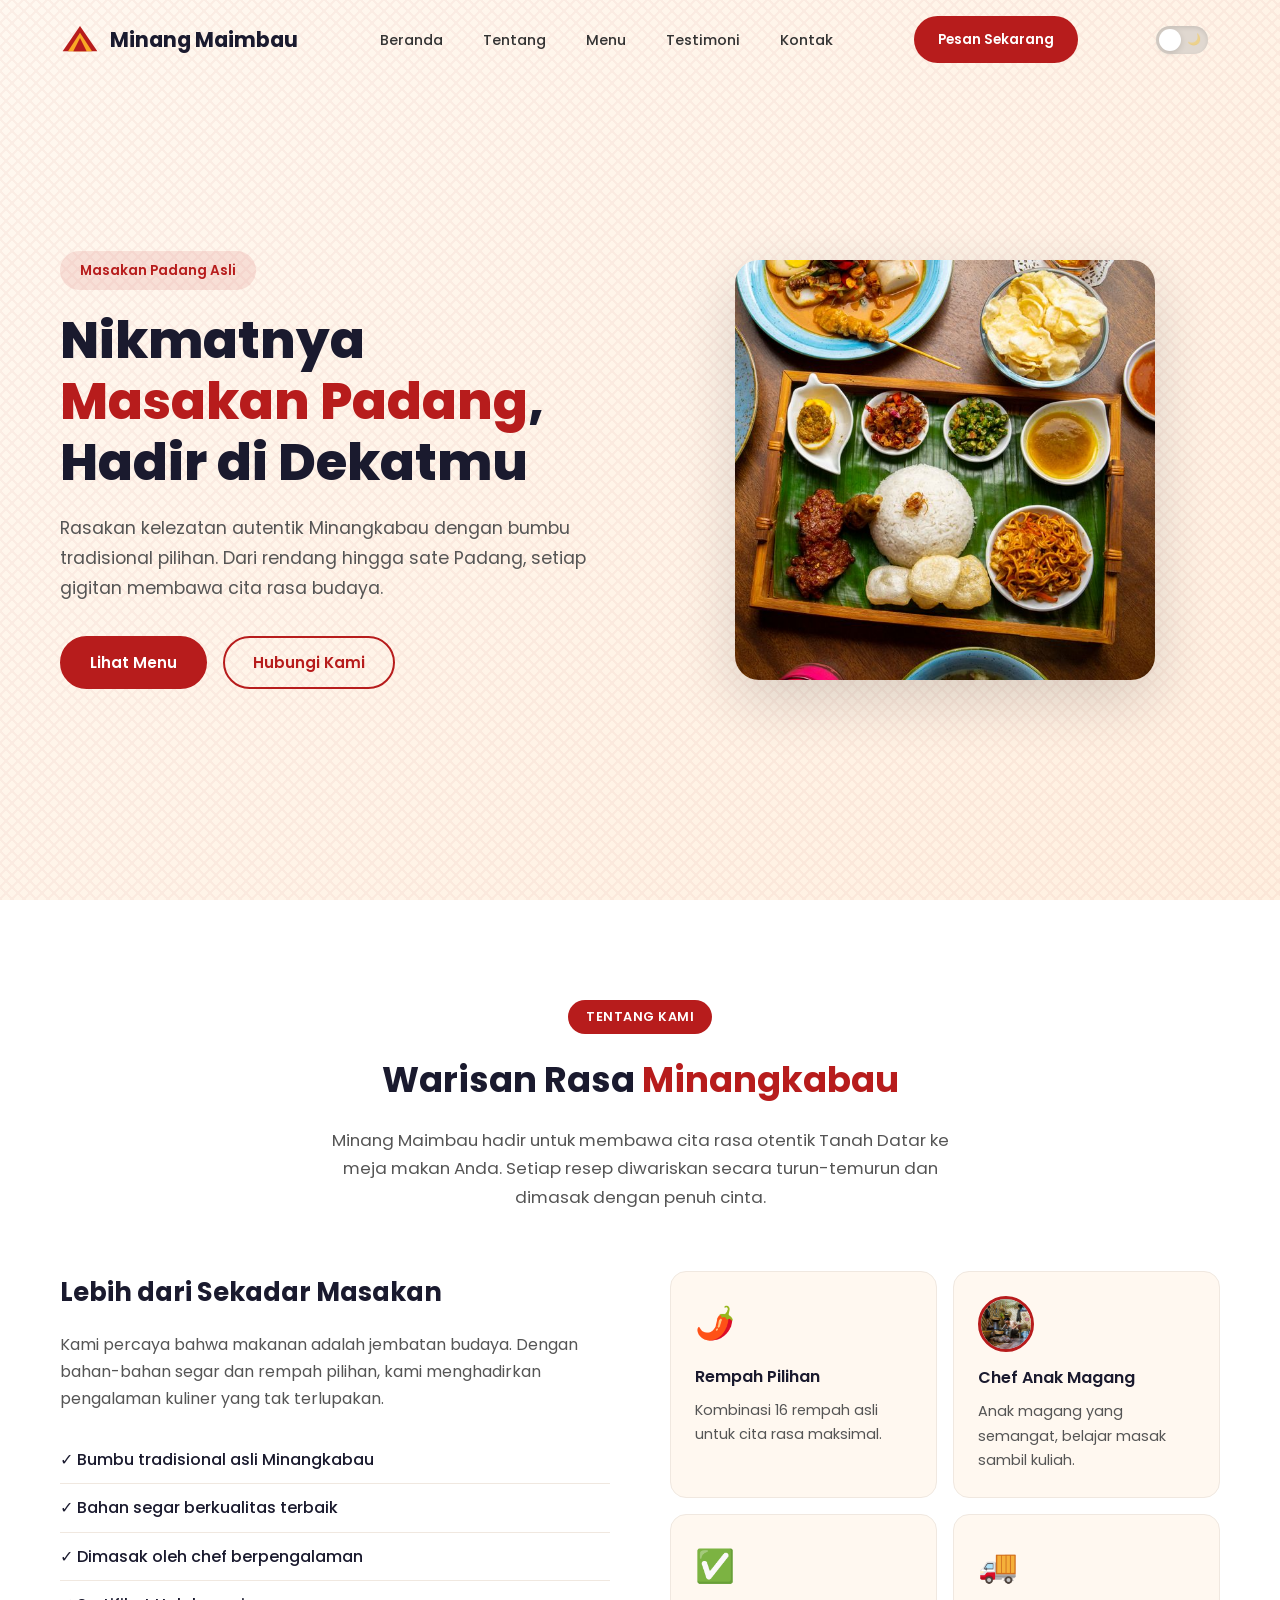
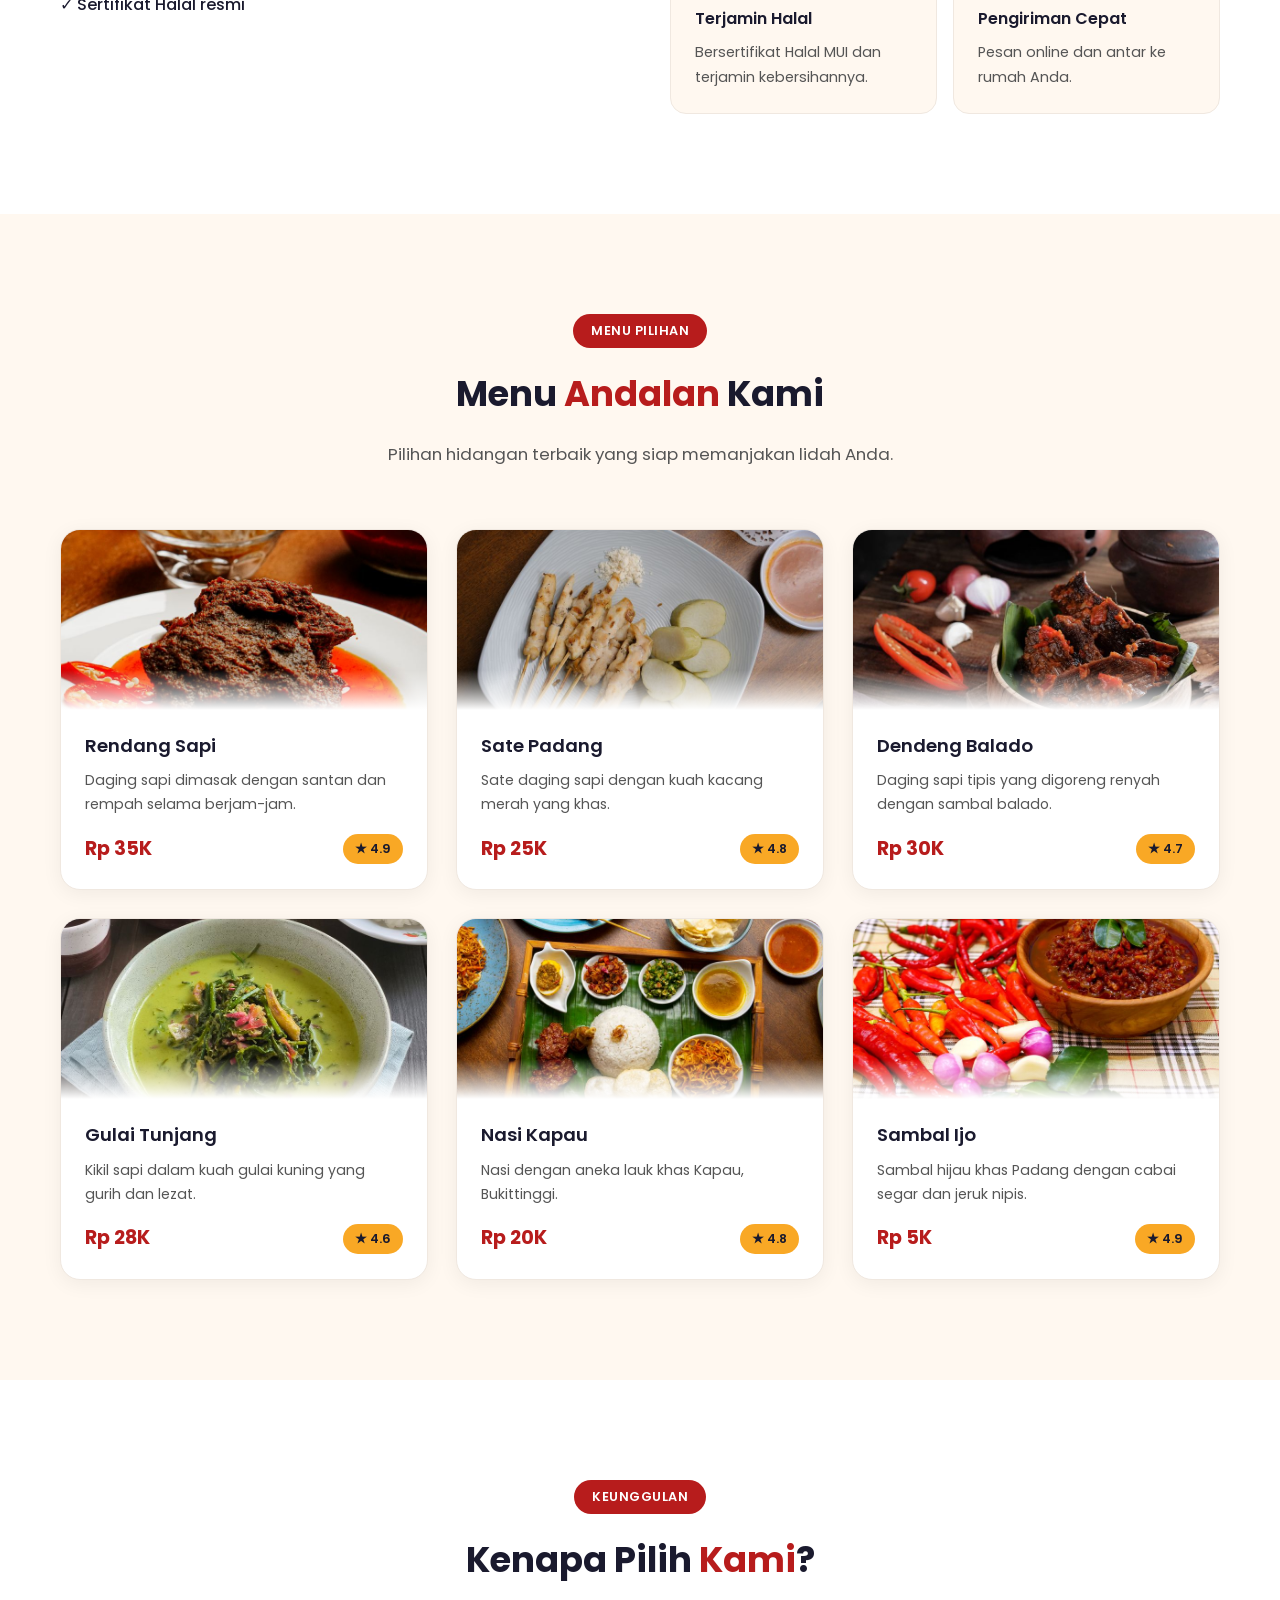
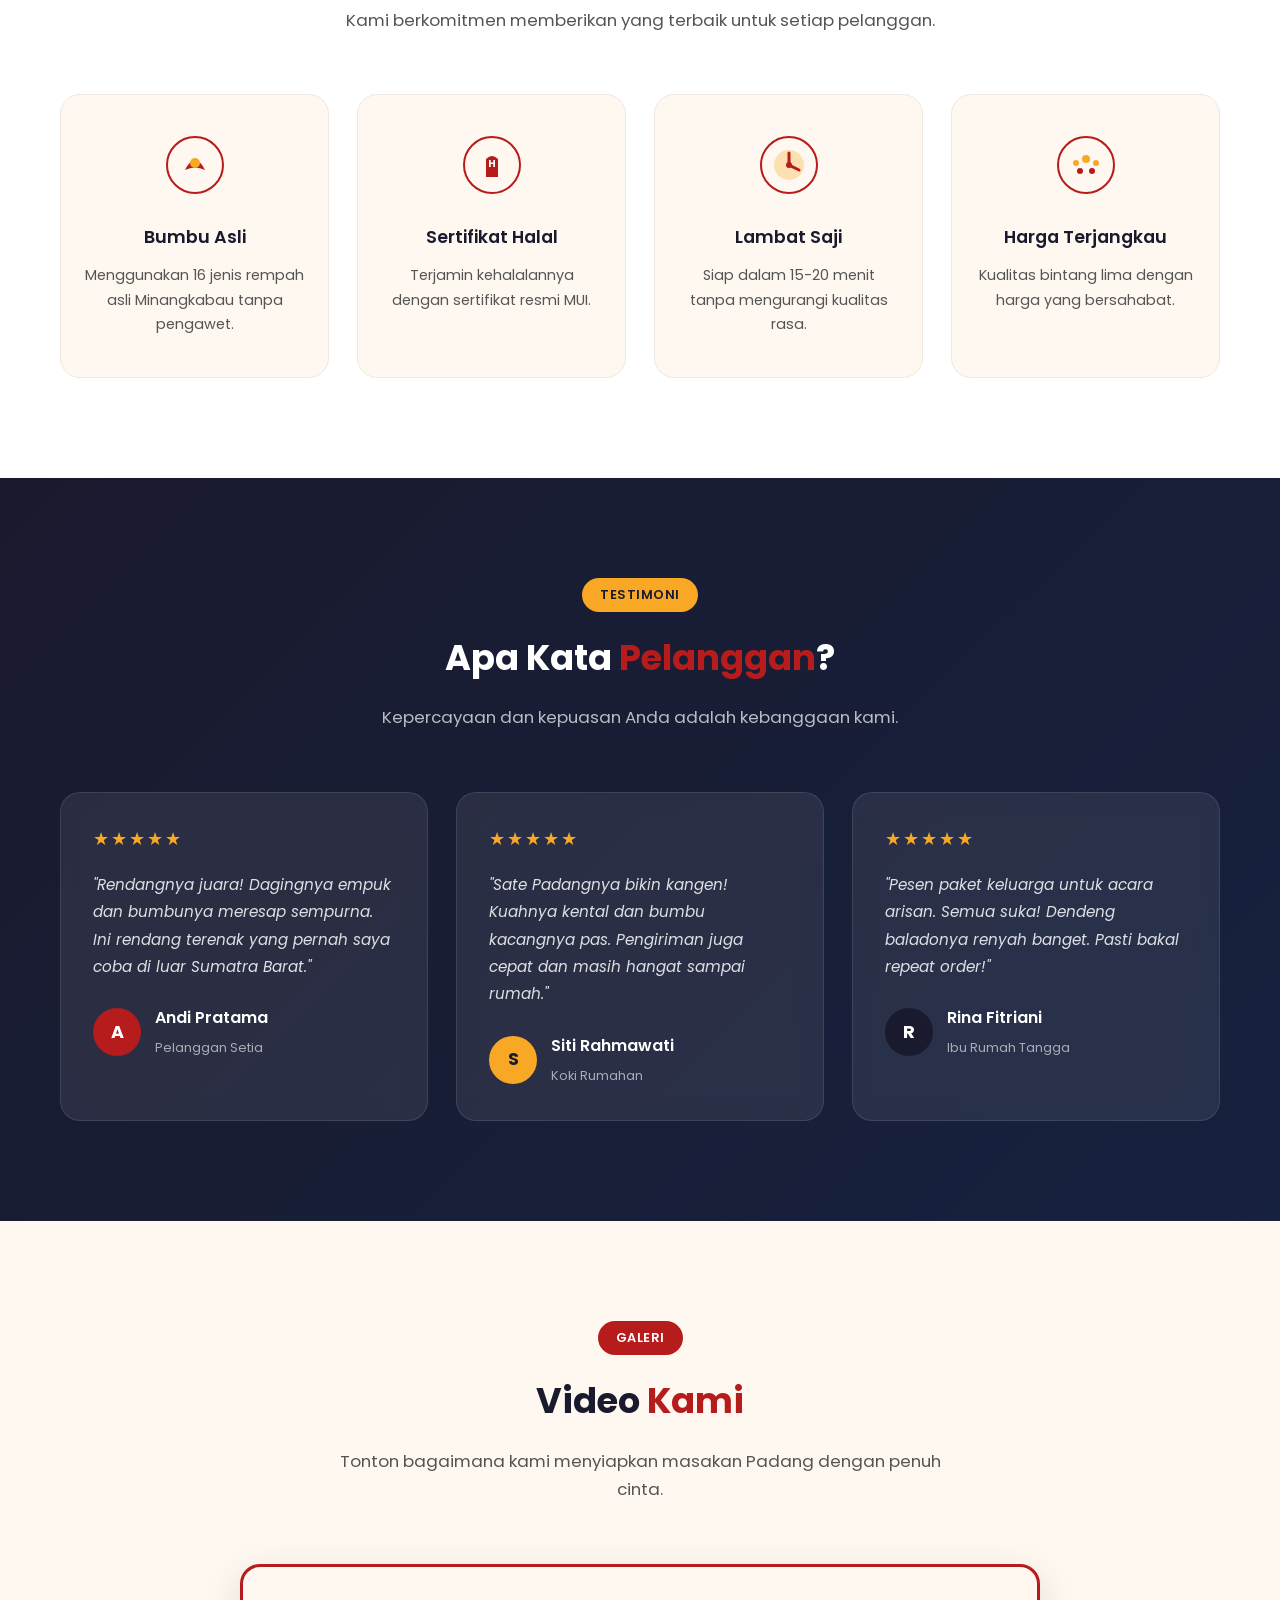
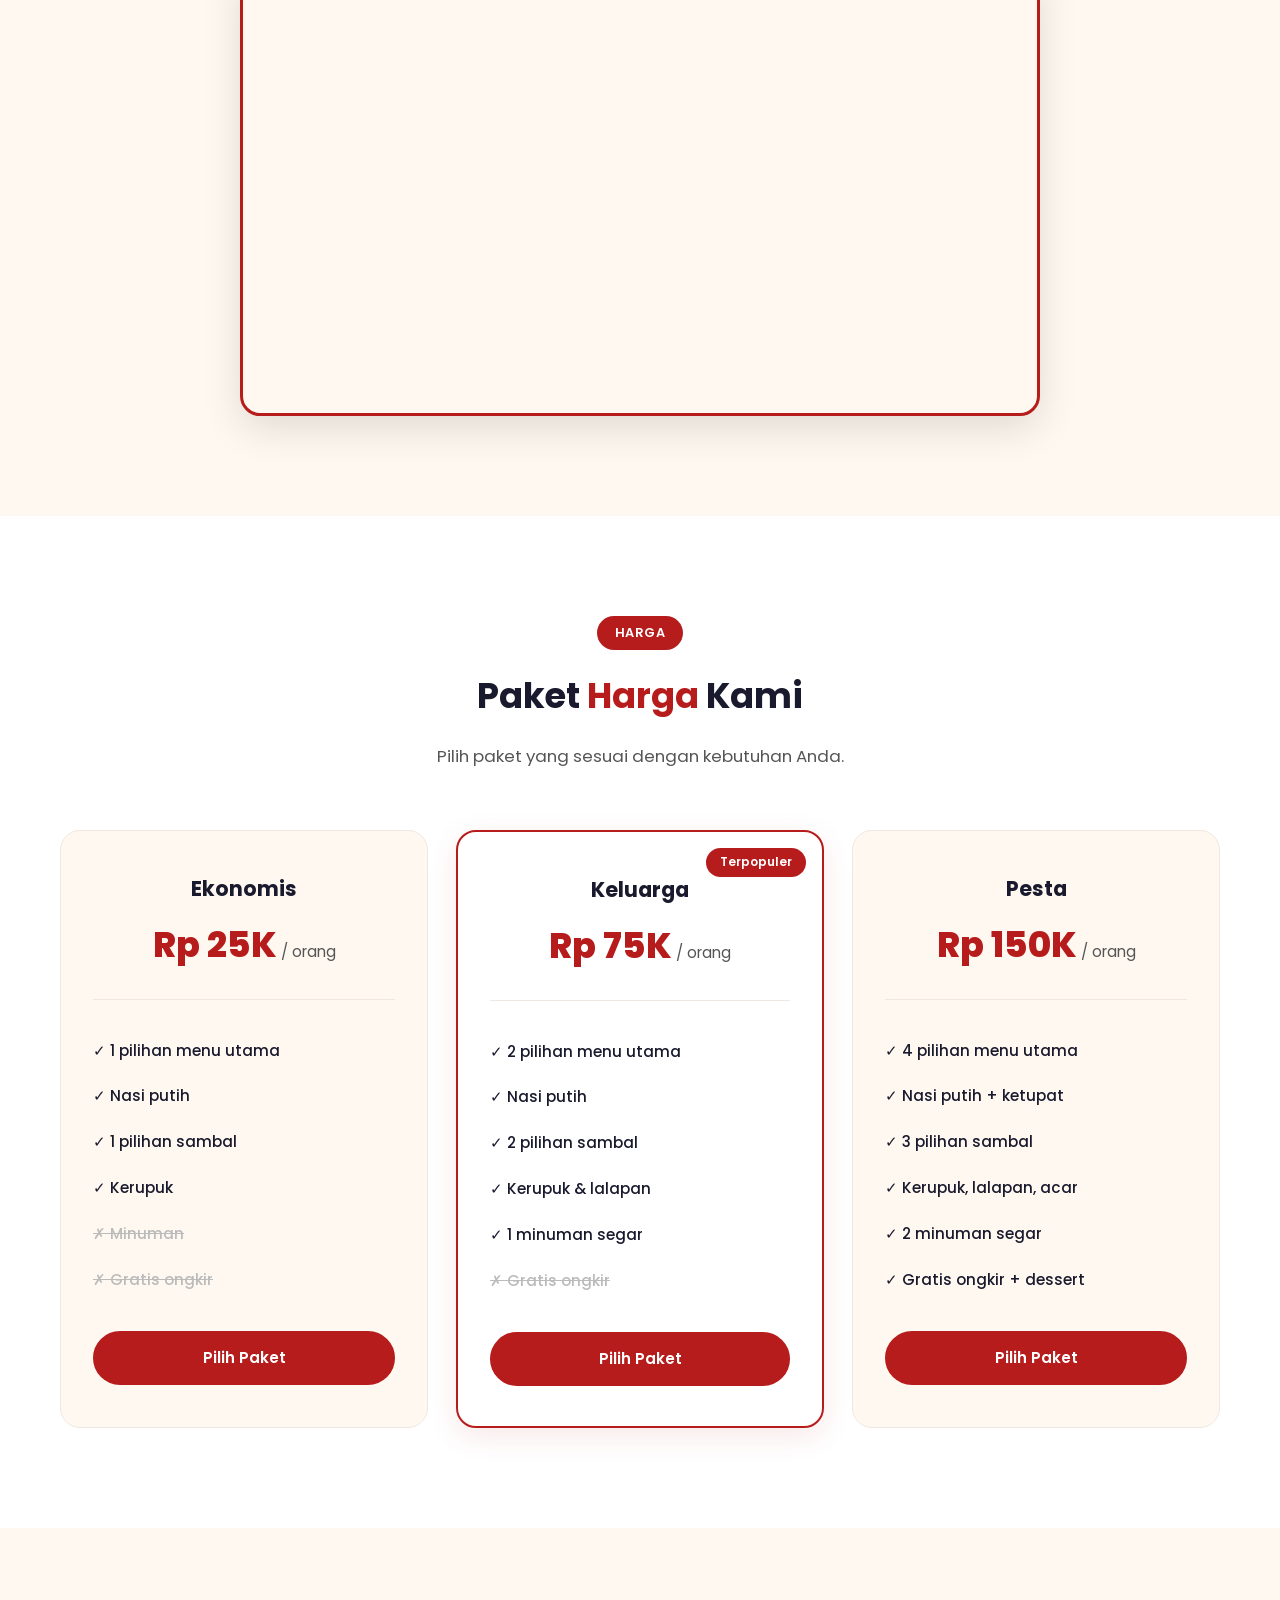
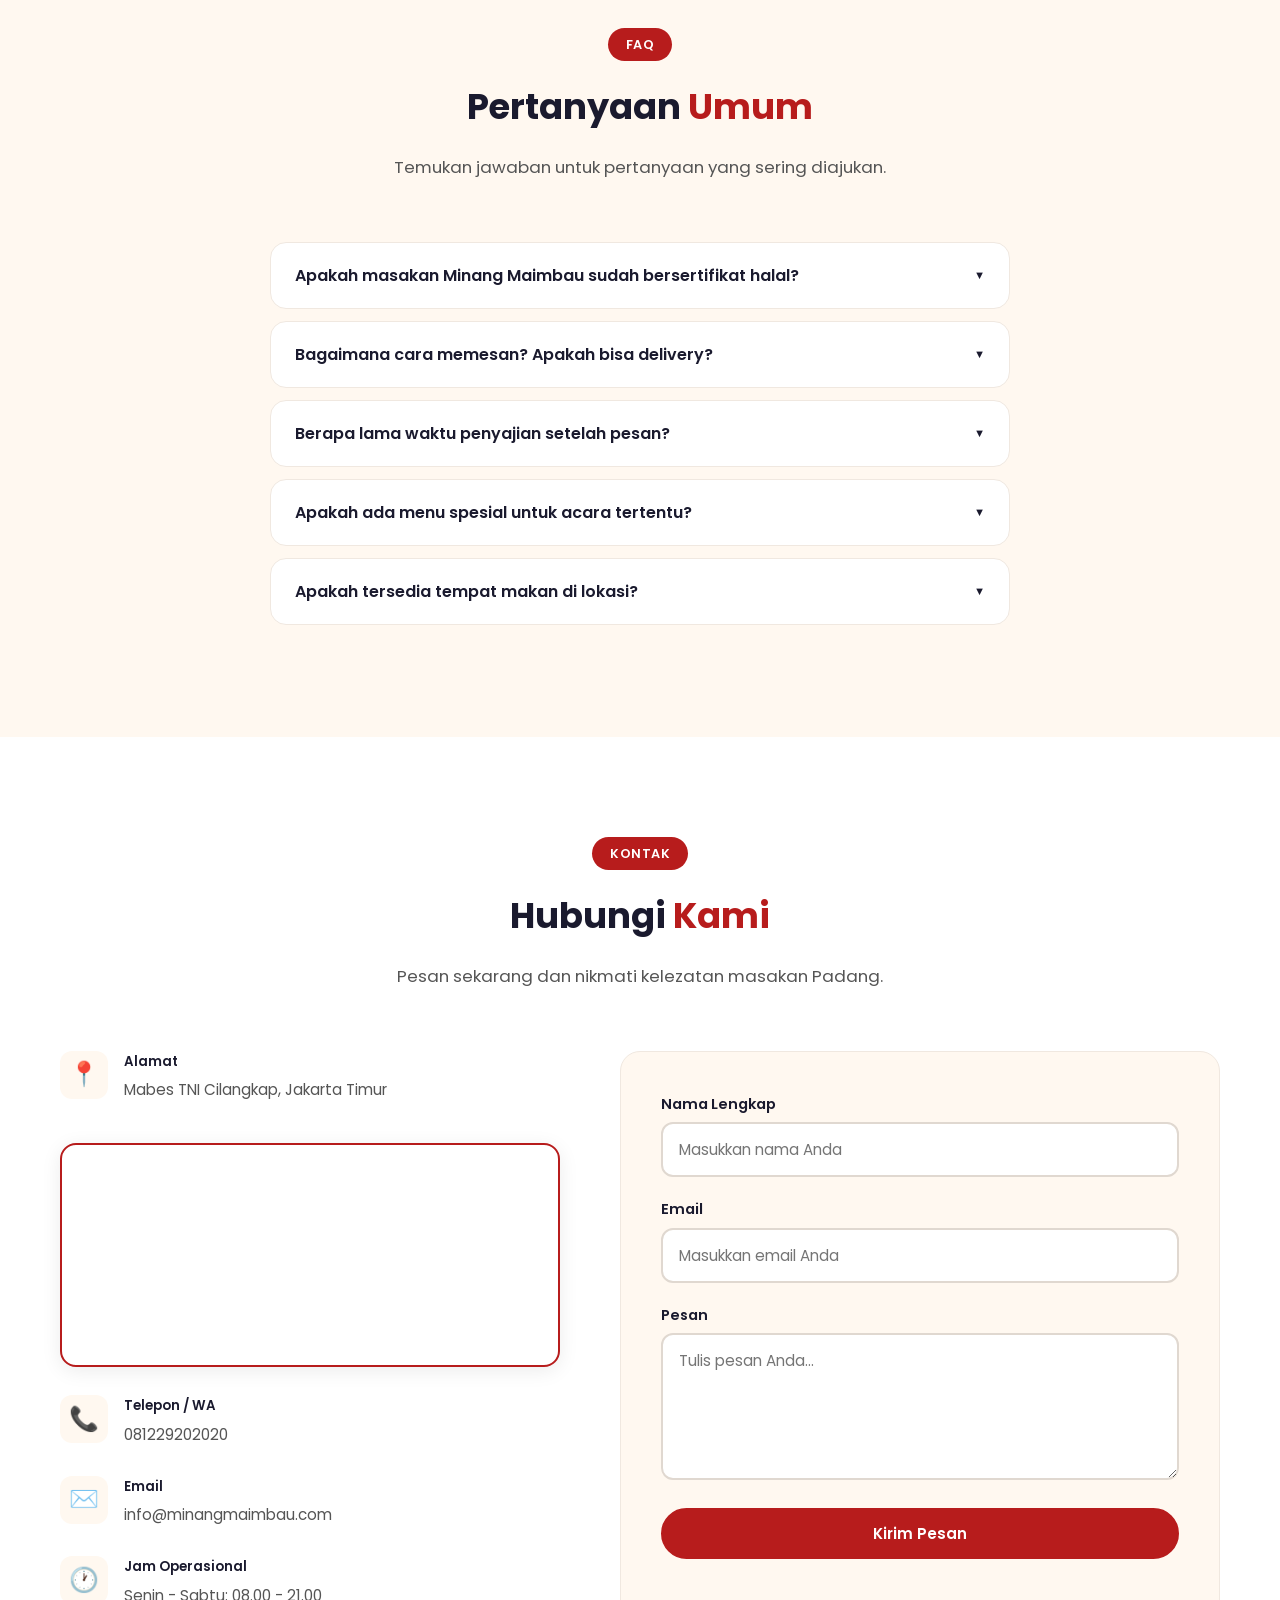
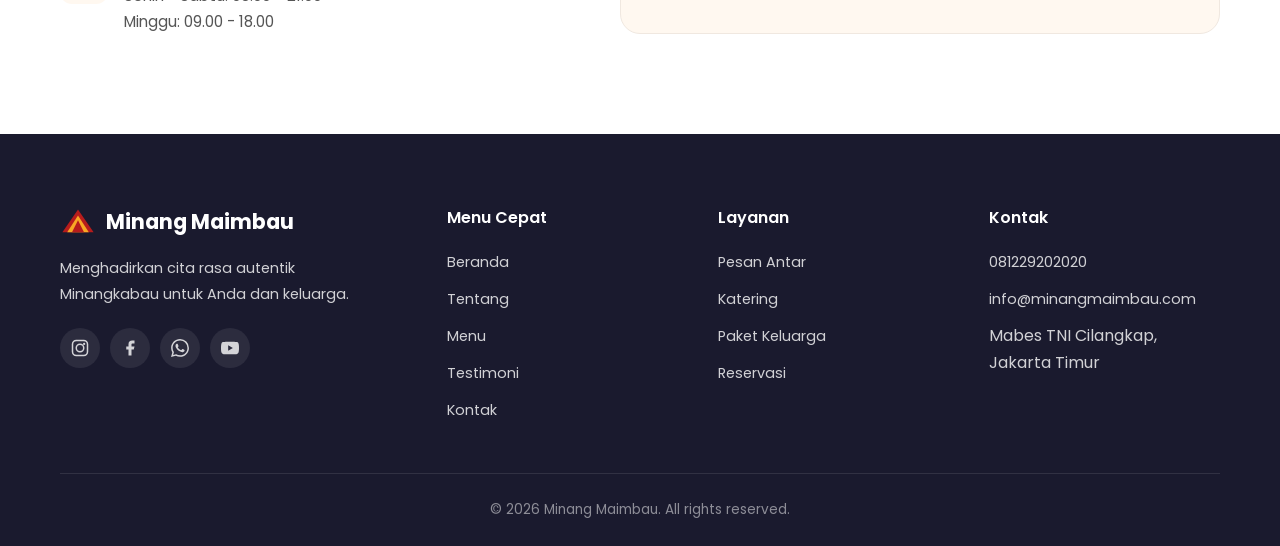
<file: index.html>
<!doctype html>
<html lang="id">
  <head>
    <meta charset="UTF-8" />
    <meta name="viewport" content="width=device-width, initial-scale=1.0" />
    <title>Minang Maimbau — Nikmatnya Masakan Padang</title>

    <link rel="preconnect" href="https://fonts.googleapis.com" />
    <link rel="preconnect" href="https://fonts.gstatic.com" crossorigin />
    <link
      href="https://fonts.googleapis.com/css2?family=Poppins:wght@300;400;500;600;700;800&display=swap"
      rel="stylesheet"
    />

    <link rel="stylesheet" href="style.css" />
  </head>
  <body>
    <!-- ===================== NAVBAR ===================== -->
    <nav class="navbar" id="navbar">
      <div class="container nav-container">
        <a href="#" class="nav-logo">
          <svg class="logo-icon" viewBox="0 0 60 50" width="40" height="34">
            <polygon points="30,4 56,42 4,42" fill="#B71C1C" />
            <polygon points="30,14 48,42 12,42" fill="#F9A825" />
            <polygon points="30,22 40,42 20,42" fill="#B71C1C" />
          </svg>
          <span class="logo-text">Minang Maimbau</span>
        </a>

        <ul class="nav-menu" id="navMenu">
          <li><a href="#hero" class="nav-link">Beranda</a></li>
          <li><a href="#about" class="nav-link">Tentang</a></li>
          <li><a href="#menu" class="nav-link">Menu</a></li>
          <li><a href="#testimonial" class="nav-link">Testimoni</a></li>
          <li><a href="#contact" class="nav-link">Kontak</a></li>
        </ul>

        <a href="#contact" class="btn btn-nav">Pesan Sekarang</a>

        <label class="theme-toggle" aria-label="Toggle dark mode">
          <input type="checkbox" id="themeSwitch">
          <span class="toggle-track">
            <span class="toggle-icon sun">☀️</span>
            <span class="toggle-icon moon">🌙</span>
          </span>
        </label>

        <button class="hamburger" id="hamburger" aria-label="Toggle menu">
          <span></span><span></span><span></span>
        </button>
      </div>
    </nav>

    <!-- ===================== HERO ===================== -->
    <section class="hero" id="hero">
      <div class="hero-pattern"></div>
      <div class="container hero-container">
        <div class="hero-content fade-in">
          <span class="hero-badge">Masakan Padang Asli</span>
          <h1>
            Nikmatnya <span class="text-highlight">Masakan Padang</span>, Hadir
            di Dekatmu
          </h1>
          <p>
            Rasakan kelezatan autentik Minangkabau dengan bumbu tradisional
            pilihan. Dari rendang hingga sate Padang, setiap gigitan membawa
            cita rasa budaya.
          </p>
          <div class="hero-buttons">
            <a href="#menu" class="btn btn-primary">Lihat Menu</a>
            <a href="#contact" class="btn btn-outline">Hubungi Kami</a>
          </div>
        </div>
        <div class="hero-image fade-in">
          <img
            src="gambar/hero-padang.jpg"
            alt="Minang Maimbau - Nasi Padang Platter"
            class="hero-image-foto"
          />
        </div>
      </div>
    </section>

    <!-- ===================== ABOUT ===================== -->
    <section class="about section" id="about">
      <div class="container">
        <div class="section-header fade-in">
          <span class="section-tag">Tentang Kami</span>
          <h2>Warisan Rasa <span class="text-highlight">Minangkabau</span></h2>
          <p>
            Minang Maimbau hadir untuk membawa cita rasa otentik Tanah Datar ke
            meja makan Anda. Setiap resep diwariskan secara turun-temurun dan
            dimasak dengan penuh cinta.
          </p>
        </div>

        <div class="about-grid">
          <div class="about-content fade-in">
            <h3>Lebih dari Sekadar Masakan</h3>
            <p>
              Kami percaya bahwa makanan adalah jembatan budaya. Dengan
              bahan-bahan segar dan rempah pilihan, kami menghadirkan pengalaman
              kuliner yang tak terlupakan.
            </p>
            <ul class="about-list">
              <li>✓ Bumbu tradisional asli Minangkabau</li>
              <li>✓ Bahan segar berkualitas terbaik</li>
              <li>✓ Dimasak oleh chef berpengalaman</li>
              <li>✓ Sertifikat Halal resmi</li>
            </ul>
          </div>

          <div class="about-cards fade-in">
            <div class="about-card">
              <span class="about-icon">🌶️</span>
              <h4>Rempah Pilihan</h4>
              <p>Kombinasi 16 rempah asli untuk cita rasa maksimal.</p>
            </div>
            <div class="about-card">
              <img src="gambar/about-chef.jpg" alt="Chef" class="about-icon-img">
              <h4>Chef Anak Magang</h4>
              <p>Anak magang yang semangat, belajar masak sambil kuliah.</p>
            </div>
            <div class="about-card">
              <span class="about-icon">✅</span>
              <h4>Terjamin Halal</h4>
              <p>Bersertifikat Halal MUI dan terjamin kebersihannya.</p>
            </div>
            <div class="about-card">
              <span class="about-icon">🚚</span>
              <h4>Pengiriman Cepat</h4>
              <p>Pesan online dan antar ke rumah Anda.</p>
            </div>
          </div>
        </div>
      </div>
    </section>

    <!-- ===================== MENU ===================== -->
    <section class="menu section" id="menu">
      <div class="container">
        <div class="section-header fade-in">
          <span class="section-tag">Menu Pilihan</span>
          <h2>Menu <span class="text-highlight">Andalan</span> Kami</h2>
          <p>Pilihan hidangan terbaik yang siap memanjakan lidah Anda.</p>
        </div>

        <div class="menu-grid">
          <div class="menu-card fade-in">
            <div class="menu-img"><img src="gambar/menu-rendang.jpg" alt="Rendang Sapi" loading="lazy"></div>
            <div class="menu-body">
              <h4>Rendang Sapi</h4>
              <p>
                Daging sapi dimasak dengan santan dan rempah selama berjam-jam.
              </p>
              <div class="menu-footer">
                <span class="menu-price">Rp 35K</span>
                <span class="menu-rating">★ 4.9</span>
              </div>
            </div>
          </div>

          <div class="menu-card fade-in">
            <div class="menu-img"><img src="gambar/menu-sate.jpg" alt="Sate Padang" loading="lazy"></div>
            <div class="menu-body">
              <h4>Sate Padang</h4>
              <p>Sate daging sapi dengan kuah kacang merah yang khas.</p>
              <div class="menu-footer">
                <span class="menu-price">Rp 25K</span>
                <span class="menu-rating">★ 4.8</span>
              </div>
            </div>
          </div>

          <div class="menu-card fade-in">
            <div class="menu-img"><img src="gambar/menu-dendeng.jpg" alt="Dendeng Balado" loading="lazy"></div>
            <div class="menu-body">
              <h4>Dendeng Balado</h4>
              <p>
                Daging sapi tipis yang digoreng renyah dengan sambal balado.
              </p>
              <div class="menu-footer">
                <span class="menu-price">Rp 30K</span>
                <span class="menu-rating">★ 4.7</span>
              </div>
            </div>
          </div>

          <div class="menu-card fade-in">
            <div class="menu-img"><img src="gambar/menu-gulai.jpg" alt="Gulai Tunjang" loading="lazy"></div>
            <div class="menu-body">
              <h4>Gulai Tunjang</h4>
              <p>Kikil sapi dalam kuah gulai kuning yang gurih dan lezat.</p>
              <div class="menu-footer">
                <span class="menu-price">Rp 28K</span>
                <span class="menu-rating">★ 4.6</span>
              </div>
            </div>
          </div>

          <div class="menu-card fade-in">
            <div class="menu-img"><img src="gambar/menu-kapau.jpg" alt="Nasi Kapau" loading="lazy"></div>
            <div class="menu-body">
              <h4>Nasi Kapau</h4>
              <p>Nasi dengan aneka lauk khas Kapau, Bukittinggi.</p>
              <div class="menu-footer">
                <span class="menu-price">Rp 20K</span>
                <span class="menu-rating">★ 4.8</span>
              </div>
            </div>
          </div>

          <div class="menu-card fade-in">
            <div class="menu-img"><img src="gambar/menu-sambal.jpg" alt="Sambal Ijo" loading="lazy"></div>
            <div class="menu-body">
              <h4>Sambal Ijo</h4>
              <p>
                Sambal hijau khas Padang dengan cabai segar dan jeruk nipis.
              </p>
              <div class="menu-footer">
                <span class="menu-price">Rp 5K</span>
                <span class="menu-rating">★ 4.9</span>
              </div>
            </div>
          </div>
        </div>
      </div>
    </section>

    <!-- ===================== FEATURES ===================== -->
    <section class="features section" id="features">
      <div class="container">
        <div class="section-header fade-in">
          <span class="section-tag">Keunggulan</span>
          <h2>Kenapa Pilih <span class="text-highlight">Kami</span>?</h2>
          <p>
            Kami berkomitmen memberikan yang terbaik untuk setiap pelanggan.
          </p>
        </div>

        <div class="features-grid">
          <div class="feature-card fade-in">
            <div class="feature-icon">
              <svg viewBox="0 0 60 60" width="60" height="60">
                <circle
                  cx="30"
                  cy="30"
                  r="28"
                  fill="#FFF8F0"
                  stroke="#B71C1C"
                  stroke-width="2"
                />
                <path d="M20,35 Q30,15 40,35 Q30,30 20,35Z" fill="#B71C1C" />
                <circle cx="30" cy="28" r="5" fill="#F9A825" />
              </svg>
            </div>
            <h4>Bumbu Asli</h4>
            <p>Menggunakan 16 jenis rempah asli Minangkabau tanpa pengawet.</p>
          </div>

          <div class="feature-card fade-in">
            <div class="feature-icon">
              <svg viewBox="0 0 60 60" width="60" height="60">
                <circle
                  cx="30"
                  cy="30"
                  r="28"
                  fill="#FFF8F0"
                  stroke="#B71C1C"
                  stroke-width="2"
                />
                <path d="M24,42 L24,24 Q30,18 36,24 L36,42 Z" fill="#B71C1C" />
                <text
                  x="30"
                  y="32"
                  text-anchor="middle"
                  fill="white"
                  font-size="10"
                  font-weight="bold"
                >
                  H
                </text>
              </svg>
            </div>
            <h4>Sertifikat Halal</h4>
            <p>Terjamin kehalalannya dengan sertifikat resmi MUI.</p>
          </div>

          <div class="feature-card fade-in">
            <div class="feature-icon">
              <svg viewBox="0 0 60 60" width="60" height="60">
                <circle
                  cx="30"
                  cy="30"
                  r="28"
                  fill="#FFF8F0"
                  stroke="#B71C1C"
                  stroke-width="2"
                />
                <circle cx="30" cy="30" r="15" fill="#F9A825" opacity="0.3" />
                <path
                  d="M30,18 L30,30 L40,35"
                  fill="none"
                  stroke="#B71C1C"
                  stroke-width="3"
                  stroke-linecap="round"
                />
                <circle cx="30" cy="30" r="3" fill="#B71C1C" />
              </svg>
            </div>
            <h4>Lambat Saji</h4>
            <p>Siap dalam 15-20 menit tanpa mengurangi kualitas rasa.</p>
          </div>

          <div class="feature-card fade-in">
            <div class="feature-icon">
              <svg viewBox="0 0 60 60" width="60" height="60">
                <circle
                  cx="30"
                  cy="30"
                  r="28"
                  fill="#FFF8F0"
                  stroke="#B71C1C"
                  stroke-width="2"
                />
                <circle cx="20" cy="28" r="3" fill="#F9A825" />
                <circle cx="30" cy="24" r="4" fill="#F9A825" />
                <circle cx="40" cy="28" r="3" fill="#F9A825" />
                <circle cx="24" cy="36" r="3" fill="#B71C1C" />
                <circle cx="36" cy="36" r="3" fill="#B71C1C" />
              </svg>
            </div>
            <h4>Harga Terjangkau</h4>
            <p>Kualitas bintang lima dengan harga yang bersahabat.</p>
          </div>
        </div>
      </div>
    </section>

    <!-- ===================== TESTIMONIAL ===================== -->
    <section class="testimonial section" id="testimonial">
      <div class="container">
        <div class="section-header fade-in">
          <span class="section-tag">Testimoni</span>
          <h2>Apa Kata <span class="text-highlight">Pelanggan</span>?</h2>
          <p>Kepercayaan dan kepuasan Anda adalah kebanggaan kami.</p>
        </div>

        <div class="testimonial-grid">
          <div class="testimonial-card fade-in">
            <div class="testimonial-stars">★★★★★</div>
            <p class="testimonial-text">
              "Rendangnya juara! Dagingnya empuk dan bumbunya meresap sempurna.
              Ini rendang terenak yang pernah saya coba di luar Sumatra Barat."
            </p>
            <div class="testimonial-author">
              <div class="testimonial-avatar" style="background: #b71c1c">
                A
              </div>
              <div>
                <h5>Andi Pratama</h5>
                <span>Pelanggan Setia</span>
              </div>
            </div>
          </div>

          <div class="testimonial-card fade-in">
            <div class="testimonial-stars">★★★★★</div>
            <p class="testimonial-text">
              "Sate Padangnya bikin kangen! Kuahnya kental dan bumbu kacangnya
              pas. Pengiriman juga cepat dan masih hangat sampai rumah."
            </p>
            <div class="testimonial-author">
              <div
                class="testimonial-avatar"
                style="background: #f9a825; color: #1a1a2e"
              >
                S
              </div>
              <div>
                <h5>Siti Rahmawati</h5>
                <span>Koki Rumahan</span>
              </div>
            </div>
          </div>

          <div class="testimonial-card fade-in">
            <div class="testimonial-stars">★★★★★</div>
            <p class="testimonial-text">
              "Pesen paket keluarga untuk acara arisan. Semua suka! Dendeng
              baladonya renyah banget. Pasti bakal repeat order!"
            </p>
            <div class="testimonial-author">
              <div class="testimonial-avatar" style="background: #1a1a2e">
                R
              </div>
              <div>
                <h5>Rina Fitriani</h5>
                <span>Ibu Rumah Tangga</span>
              </div>
            </div>
          </div>
        </div>
      </div>
    </section>

    <!-- ===================== GALERI ===================== -->
    <section class="galeri section" id="galeri">
      <div class="container">
        <div class="section-header fade-in">
          <span class="section-tag">Galeri</span>
          <h2>Video <span class="text-highlight">Kami</span></h2>
          <p>Tonton bagaimana kami menyiapkan masakan Padang dengan penuh cinta.</p>
        </div>
        <div class="video-wrapper fade-in">
          <iframe
            src="https://www.youtube.com/embed/9zRJxG3AR70?si=LUg_QgYjakr6lQ29"
            title="YouTube video player"
            frameborder="0"
            allow="accelerometer; autoplay; clipboard-write; encrypted-media; gyroscope; picture-in-picture; web-share"
            referrerpolicy="strict-origin-when-cross-origin"
            allowfullscreen
          ></iframe>
        </div>
      </div>
    </section>

    <!-- ===================== PRICING ===================== -->
    <section class="pricing section" id="pricing">
      <div class="container">
        <div class="section-header fade-in">
          <span class="section-tag">Harga</span>
          <h2>Paket <span class="text-highlight">Harga</span> Kami</h2>
          <p>Pilih paket yang sesuai dengan kebutuhan Anda.</p>
        </div>

        <div class="pricing-grid">
          <div class="pricing-card fade-in">
            <div class="pricing-header">
              <h4>Ekonomis</h4>
              <p class="pricing-price">
                <span class="price">Rp 25K</span> / orang
              </p>
            </div>
            <ul class="pricing-list">
              <li>✓ 1 pilihan menu utama</li>
              <li>✓ Nasi putih</li>
              <li>✓ 1 pilihan sambal</li>
              <li>✓ Kerupuk</li>
              <li class="disabled">✗ Minuman</li>
              <li class="disabled">✗ Gratis ongkir</li>
            </ul>
            <a href="#contact" class="btn btn-primary btn-full">Pilih Paket</a>
          </div>

          <div class="pricing-card pricing-featured fade-in">
            <span class="pricing-badge">Terpopuler</span>
            <div class="pricing-header">
              <h4>Keluarga</h4>
              <p class="pricing-price">
                <span class="price">Rp 75K</span> / orang
              </p>
            </div>
            <ul class="pricing-list">
              <li>✓ 2 pilihan menu utama</li>
              <li>✓ Nasi putih</li>
              <li>✓ 2 pilihan sambal</li>
              <li>✓ Kerupuk & lalapan</li>
              <li>✓ 1 minuman segar</li>
              <li class="disabled">✗ Gratis ongkir</li>
            </ul>
            <a href="#contact" class="btn btn-primary btn-full">Pilih Paket</a>
          </div>

          <div class="pricing-card fade-in">
            <div class="pricing-header">
              <h4>Pesta</h4>
              <p class="pricing-price">
                <span class="price">Rp 150K</span> / orang
              </p>
            </div>
            <ul class="pricing-list">
              <li>✓ 4 pilihan menu utama</li>
              <li>✓ Nasi putih + ketupat</li>
              <li>✓ 3 pilihan sambal</li>
              <li>✓ Kerupuk, lalapan, acar</li>
              <li>✓ 2 minuman segar</li>
              <li>✓ Gratis ongkir + dessert</li>
            </ul>
            <a href="#contact" class="btn btn-primary btn-full">Pilih Paket</a>
          </div>
        </div>
      </div>
    </section>

    <!-- ===================== FAQ ===================== -->
    <section class="faq section" id="faq">
      <div class="container">
        <div class="section-header fade-in">
          <span class="section-tag">FAQ</span>
          <h2>Pertanyaan <span class="text-highlight">Umum</span></h2>
          <p>Temukan jawaban untuk pertanyaan yang sering diajukan.</p>
        </div>

        <div class="faq-list fade-in">
          <div class="faq-item">
            <button class="faq-question">
              <span
                >Apakah masakan Minang Maimbau sudah bersertifikat halal?</span
              >
              <span class="faq-arrow">▼</span>
            </button>
            <div class="faq-answer">
              <p>
                Tentu! Seluruh produk kami telah bersertifikat Halal MUI. Kami
                juga hanya menggunakan bahan-bahan yang terjamin kehalalannya
                dan dimasak oleh chef Muslim berpengalaman.
              </p>
            </div>
          </div>

          <div class="faq-item">
            <button class="faq-question">
              <span>Bagaimana cara memesan? Apakah bisa delivery?</span>
              <span class="faq-arrow">▼</span>
            </button>
            <div class="faq-answer">
              <p>
                Anda bisa memesan melalui form kontak di website ini,
                menghubungi WhatsApp kami, atau langsung datang ke lokasi. Kami
                menyediakan layanan delivery untuk area sekitar dengan biaya
                pengiriman yang terjangkau.
              </p>
            </div>
          </div>

          <div class="faq-item">
            <button class="faq-question">
              <span>Berapa lama waktu penyajian setelah pesan?</span>
              <span class="faq-arrow">▼</span>
            </button>
            <div class="faq-answer">
              <p>
                Rata-rata waktu penyajian adalah 15-20 menit untuk pesanan
                reguler. Untuk pesanan paket Pesta, kami membutuhkan waktu
                sekitar 30-45 menit karena mempersiapkan lebih banyak menu.
                Pemesanan sehari sebelumnya sangat disarankan untuk acara besar.
              </p>
            </div>
          </div>

          <div class="faq-item">
            <button class="faq-question">
              <span>Apakah ada menu spesial untuk acara tertentu?</span>
              <span class="faq-arrow">▼</span>
            </button>
            <div class="faq-answer">
              <p>
                Ya, kami menyediakan layanan katering untuk berbagai acara
                seperti arisan, rapat, ulang tahun, pernikahan, dan acara
                kantor. Anda bisa menghubungi kami untuk konsultasi menu dan
                harga spesial untuk acara Anda.
              </p>
            </div>
          </div>

          <div class="faq-item">
            <button class="faq-question">
              <span>Apakah tersedia tempat makan di lokasi?</span>
              <span class="faq-arrow">▼</span>
            </button>
            <div class="faq-answer">
              <p>
                Tentu! Kami memiliki tempat makan yang nyaman dengan nuansa
                tradisional Minangkabau yang hangat. Silakan datang bersama
                keluarga atau teman-teman untuk menikmati hidangan langsung di
                tempat.
              </p>
            </div>
          </div>
        </div>
      </div>
    </section>

    <!-- ===================== CONTACT ===================== -->
    <section class="contact section" id="contact">
      <div class="container">
        <div class="section-header fade-in">
          <span class="section-tag">Kontak</span>
          <h2>Hubungi <span class="text-highlight">Kami</span></h2>
          <p>Pesan sekarang dan nikmati kelezatan masakan Padang.</p>
        </div>

        <div class="contact-grid">
          <div class="contact-info fade-in">
            <div class="contact-item">
              <span class="contact-icon">📍</span>
              <div>
                <h5>Alamat</h5>
                <p>Mabes TNI Cilangkap, Jakarta Timur</p>
              </div>
            </div>
            <div class="contact-map fade-in">
              <iframe
                src="https://www.google.com/maps?q=Mabes+TNI+Cilangkap+Jakarta&output=embed"
                loading="lazy"
                allowfullscreen
                referrerpolicy="no-referrer-when-downgrade"
              ></iframe>
            </div>
            <div class="contact-item">
              <span class="contact-icon">📞</span>
              <div>
                <h5>Telepon / WA</h5>
                <p>081229202020</p>
              </div>
            </div>
            <div class="contact-item">
              <span class="contact-icon">✉️</span>
              <div>
                <h5>Email</h5>
                <p>info@minangmaimbau.com</p>
              </div>
            </div>
            <div class="contact-item">
              <span class="contact-icon">🕐</span>
              <div>
                <h5>Jam Operasional</h5>
                <p>Senin - Sabtu: 08.00 - 21.00<br />Minggu: 09.00 - 18.00</p>
              </div>
            </div>
          </div>

          <form class="contact-form fade-in" id="contactForm">
            <div class="form-group">
              <label for="name">Nama Lengkap</label>
              <input
                type="text"
                id="name"
                name="name"
                placeholder="Masukkan nama Anda"
                required
              />
              <span class="form-error" id="nameError">Nama harus diisi</span>
            </div>
            <div class="form-group">
              <label for="email">Email</label>
              <input
                type="email"
                id="email"
                name="email"
                placeholder="Masukkan email Anda"
                required
              />
              <span class="form-error" id="emailError">Email tidak valid</span>
            </div>
            <div class="form-group">
              <label for="message">Pesan</label>
              <textarea
                id="message"
                name="message"
                rows="5"
                placeholder="Tulis pesan Anda..."
                required
              ></textarea>
              <span class="form-error" id="messageError"
                >Pesan harus diisi</span
              >
            </div>
            <button type="submit" class="btn btn-primary btn-full">
              Kirim Pesan
            </button>
            <p class="form-success" id="formSuccess">
              ✓ Pesan berhasil dikirim! Kami akan menghubungi Anda segera.
            </p>
          </form>
        </div>
      </div>
    </section>

    <!-- ===================== BACK TO TOP ===================== -->
    <button class="back-to-top" id="backToTop" aria-label="Kembali ke atas">
      ↑
    </button>

    <!-- ===================== FOOTER ===================== -->
    <footer class="footer">
      <div class="container">
        <div class="footer-grid">
          <div class="footer-brand">
            <a href="#" class="nav-logo">
              <svg class="logo-icon" viewBox="0 0 60 50" width="36" height="30">
                <polygon points="30,4 56,42 4,42" fill="#B71C1C" />
                <polygon points="30,14 48,42 12,42" fill="#F9A825" />
                <polygon points="30,22 40,42 20,42" fill="#B71C1C" />
              </svg>
              <span class="logo-text">Minang Maimbau</span>
            </a>
            <p>
              Menghadirkan cita rasa autentik Minangkabau untuk Anda dan
              keluarga.
            </p>
            <div class="footer-social">
              <a href="#" aria-label="Instagram" class="social-link">
                <svg viewBox="0 0 24 24" width="18" height="18" fill="none" stroke="currentColor" stroke-width="2" stroke-linecap="round" stroke-linejoin="round">
                  <rect x="2" y="2" width="20" height="20" rx="5"/>
                  <circle cx="12" cy="12" r="5"/>
                  <circle cx="17.5" cy="6.5" r="1.5" fill="currentColor" stroke="none"/>
                </svg>
              </a>
              <a href="#" aria-label="Facebook" class="social-link">
                <svg viewBox="0 0 24 24" width="18" height="18" fill="currentColor">
                  <path d="M18 2h-3a5 5 0 0 0-5 5v3H7v4h3v8h4v-8h3l1-4h-4V7a1 1 0 0 1 1-1h3z"/>
                </svg>
              </a>
              <a href="#" aria-label="WhatsApp" class="social-link">
                <svg viewBox="0 0 24 24" width="18" height="18" fill="currentColor">
                  <path d="M17.472 14.382c-.297-.149-1.758-.867-2.03-.967-.273-.099-.471-.148-.67.15-.197.297-.767.966-.94 1.164-.173.199-.347.223-.644.075-.297-.15-1.255-.463-2.39-1.475-.883-.788-1.48-1.761-1.653-2.059-.173-.297-.018-.458.13-.606.134-.133.298-.347.446-.52.149-.174.198-.298.298-.497.099-.198.05-.371-.025-.52-.075-.149-.669-1.612-.916-2.207-.242-.579-.487-.5-.669-.51-.173-.008-.371-.01-.57-.01-.198 0-.52.074-.792.372-.272.297-1.04 1.016-1.04 2.479 0 1.462 1.065 2.875 1.213 3.074.149.198 2.096 3.2 5.077 4.487.709.306 1.262.489 1.694.625.712.227 1.36.195 1.871.118.571-.085 1.758-.719 2.006-1.413.248-.694.248-1.289.173-1.413-.074-.124-.272-.198-.57-.347m-5.421 7.403h-.004a9.87 9.87 0 0 1-5.031-1.378l-.361-.214-3.741.982.998-3.648-.235-.374a9.86 9.86 0 0 1-1.51-5.26c.001-5.45 4.436-9.884 9.888-9.884 2.64 0 5.122 1.03 6.988 2.898a9.825 9.825 0 0 1 2.893 6.994c-.003 5.45-4.437 9.884-9.885 9.884m8.413-18.297A11.815 11.815 0 0 0 12.05 0C5.495 0 .16 5.335.157 11.892c0 2.096.547 4.142 1.588 5.945L.057 24l6.305-1.654a11.882 11.882 0 0 0 5.683 1.448h.005c6.554 0 11.89-5.335 11.893-11.893a11.821 11.821 0 0 0-3.48-8.413z"/>
                </svg>
              </a>
              <a href="#" aria-label="YouTube" class="social-link">
                <svg viewBox="0 0 24 24" width="18" height="18" fill="currentColor">
                  <path d="M23.498 6.186a3.016 3.016 0 0 0-2.122-2.136C19.505 3.545 12 3.545 12 3.545s-7.505 0-9.377.505A3.017 3.017 0 0 0 .502 6.186C0 8.07 0 12 0 12s0 3.93.502 5.814a3.016 3.016 0 0 0 2.122 2.136c1.871.505 9.376.505 9.376.505s7.505 0 9.377-.505a3.015 3.015 0 0 0 2.122-2.136C24 15.93 24 12 24 12s0-3.93-.502-5.814zM9.545 15.568V8.432L15.818 12l-6.273 3.568z"/>
                </svg>
              </a>
            </div>
          </div>

          <div class="footer-links">
            <h5>Menu Cepat</h5>
            <ul>
              <li><a href="#hero">Beranda</a></li>
              <li><a href="#about">Tentang</a></li>
              <li><a href="#menu">Menu</a></li>
              <li><a href="#testimonial">Testimoni</a></li>
              <li><a href="#contact">Kontak</a></li>
            </ul>
          </div>

          <div class="footer-links">
            <h5>Layanan</h5>
            <ul>
              <li><a href="#">Pesan Antar</a></li>
              <li><a href="#">Katering</a></li>
              <li><a href="#">Paket Keluarga</a></li>
              <li><a href="#">Reservasi</a></li>
            </ul>
          </div>

          <div class="footer-links">
            <h5>Kontak</h5>
            <ul>
              <li><a href="tel:081229202020">081229202020</a></li>
              <li>
                <a href="mailto:info@minangmaimbau.com"
                  >info@minangmaimbau.com</a
                >
              </li>
              <li>Mabes TNI Cilangkap, Jakarta Timur</li>
            </ul>
          </div>
        </div>

        <div class="footer-bottom">
          <p>&copy; 2026 Minang Maimbau. All rights reserved.</p>
        </div>
      </div>
    </footer>

    <script src="script.js"></script>
  </body>
</html>
</file>
<file: style.css>
/* ===== RESET & BASE ===== */
*,
*::before,
*::after {
    margin: 0;
    padding: 0;
    box-sizing: border-box;
}

html {
    scroll-behavior: smooth;
}

:root {
    --bg-body: #FFF8F0;
    --bg-card: #fff;
    --bg-card-alt: #FFF8F0;
    --text-primary: #333;
    --text-heading: #1a1a2e;
    --text-muted: #555;
    --color-primary: #B71C1C;
    --color-primary-hover: #8B0000;
    --color-accent: #F9A825;
    --color-dark: #1a1a2e;
    --border-light: #f0e8e0;
    --navbar-bg-scrolled: rgba(255, 248, 240, 0.92);
    --input-bg: #fff;
    --input-border: #e0d8d0;
    --faq-bg: #fff;
    --hero-bg: linear-gradient(135deg, #FFF8F0 0%, #FFF0E0 100%);
    --shadow-card: 0 4px 20px rgba(0, 0, 0, 0.06);
}

[data-theme="dark"] {
    --bg-body: #0a0a0a;
    --bg-card: #141414;
    --bg-card-alt: #1a1a1a;
    --text-primary: #e0e0e0;
    --text-heading: #ffffff;
    --text-muted: #aaaaaa;
    --border-light: #2a2a2a;
    --navbar-bg-scrolled: rgba(10, 10, 10, 0.92);
    --input-bg: #1a1a1a;
    --input-border: #333;
    --faq-bg: #1a1a1a;
    --hero-bg: linear-gradient(135deg, #0a0a0a 0%, #1a1a1a 100%);
    --shadow-card: 0 4px 20px rgba(249, 168, 37, 0.06);
}

body {
    font-family: 'Poppins', sans-serif;
    background-color: var(--bg-body);
    color: var(--text-primary);
    line-height: 1.7;
    overflow-x: hidden;
}

a {
    text-decoration: none;
    color: inherit;
}

ul {
    list-style: none;
}

img {
    max-width: 100%;
    display: block;
}

.container {
    max-width: 1200px;
    margin: 0 auto;
    padding: 0 20px;
}

.section {
    padding: 100px 0;
}

.section-header {
    text-align: center;
    max-width: 650px;
    margin: 0 auto 60px;
}

.section-tag {
    display: inline-block;
    background: #B71C1C;
    color: #fff;
    padding: 6px 18px;
    border-radius: 50px;
    font-size: 0.8rem;
    font-weight: 600;
    letter-spacing: 0.5px;
    margin-bottom: 16px;
    text-transform: uppercase;
}

.section-header h2 {
    font-size: 2.2rem;
    font-weight: 700;
    color: #1a1a2e;
    margin-bottom: 16px;
}

.section-header p {
    color: #555;
    font-size: 1.05rem;
}

.text-highlight {
    color: #B71C1C;
}

/* ===== BUTTONS ===== */
.btn {
    display: inline-block;
    padding: 12px 28px;
    border-radius: 50px;
    font-weight: 600;
    font-size: 0.95rem;
    cursor: pointer;
    transition: all 0.3s ease;
    border: 2px solid transparent;
    font-family: inherit;
}

.btn-primary {
    background: #B71C1C;
    color: #fff;
    border-color: #B71C1C;
}

.btn-primary:hover {
    background: #8B0000;
    border-color: #8B0000;
    transform: translateY(-2px);
    box-shadow: 0 8px 25px rgba(183, 28, 28, 0.3);
}

.btn-outline {
    background: transparent;
    color: #B71C1C;
    border-color: #B71C1C;
}

.btn-outline:hover {
    background: #B71C1C;
    color: #fff;
    transform: translateY(-2px);
}

.btn-full {
    width: 100%;
    text-align: center;
}

.btn-nav {
    background: #B71C1C;
    color: #fff;
    padding: 10px 22px;
    font-size: 0.85rem;
}

.btn-nav:hover {
    background: #8B0000;
    transform: translateY(-2px);
    box-shadow: 0 6px 20px rgba(183, 28, 28, 0.3);
}

/* ===== NAVBAR ===== */
.navbar {
    position: fixed;
    top: 0;
    left: 0;
    width: 100%;
    z-index: 1000;
    padding: 16px 0;
    transition: all 0.4s ease;
}

.navbar.scrolled {
    background: rgba(255, 248, 240, 0.92);
    backdrop-filter: blur(16px);
    -webkit-backdrop-filter: blur(16px);
    padding: 10px 0;
    box-shadow: 0 2px 30px rgba(0, 0, 0, 0.08);
}

.nav-container {
    display: flex;
    align-items: center;
    justify-content: space-between;
}

.nav-logo {
    display: flex;
    align-items: center;
    gap: 10px;
}

.logo-icon {
    flex-shrink: 0;
}

.logo-text {
    font-size: 1.3rem;
    font-weight: 700;
    color: #1a1a2e;
}

.nav-menu {
    display: flex;
    gap: 8px;
}

.nav-link {
    padding: 8px 16px;
    border-radius: 50px;
    font-size: 0.9rem;
    font-weight: 500;
    color: #333;
    transition: all 0.3s ease;
}

.nav-link:hover {
    background: rgba(183, 28, 28, 0.08);
    color: #B71C1C;
}

.hamburger {
    display: none;
    background: none;
    border: none;
    cursor: pointer;
    padding: 4px;
    z-index: 1001;
}

.hamburger span {
    display: block;
    width: 26px;
    height: 3px;
    background: #1a1a2e;
    margin: 5px 0;
    border-radius: 3px;
    transition: all 0.3s ease;
}

.hamburger.active span:nth-child(1) {
    transform: rotate(45deg) translate(5px, 6px);
}

.hamburger.active span:nth-child(2) {
    opacity: 0;
}

.hamburger.active span:nth-child(3) {
    transform: rotate(-45deg) translate(5px, -6px);
}

/* ===== HERO ===== */
.hero {
    min-height: 100vh;
    display: flex;
    align-items: center;
    padding: 120px 0 80px;
    position: relative;
    overflow: hidden;
    background: linear-gradient(135deg, #FFF8F0 0%, #FFF0E0 100%);
}

.hero-pattern {
    position: absolute;
    inset: 0;
    opacity: 0.04;
    background-image:
        repeating-linear-gradient(45deg, #B71C1C 0px, #B71C1C 2px, transparent 2px, transparent 8px),
        repeating-linear-gradient(-45deg, #B71C1C 0px, #B71C1C 2px, transparent 2px, transparent 8px);
    background-size: 12px 12px;
}

.hero-container {
    display: grid;
    grid-template-columns: 1fr 1fr;
    gap: 60px;
    align-items: center;
    position: relative;
    z-index: 1;
}

.hero-badge {
    display: inline-block;
    background: rgba(183, 28, 28, 0.1);
    color: #B71C1C;
    padding: 8px 20px;
    border-radius: 50px;
    font-size: 0.85rem;
    font-weight: 600;
    margin-bottom: 20px;
}

.hero-content h1 {
    font-size: 3.2rem;
    font-weight: 800;
    line-height: 1.2;
    color: #1a1a2e;
    margin-bottom: 20px;
}

.hero-content p {
    font-size: 1.1rem;
    color: #555;
    margin-bottom: 32px;
    max-width: 540px;
}

.hero-buttons {
    display: flex;
    gap: 16px;
    flex-wrap: wrap;
}

.hero-image {
    display: flex;
    justify-content: center;
    align-items: center;
}

.hero-image-foto {
    width: 100%;
    max-width: 420px;
    border-radius: 24px;
    box-shadow: 0 20px 60px rgba(0, 0, 0, 0.15);
    object-fit: cover;
    aspect-ratio: 1/1;
}

/* ===== ABOUT ===== */
.about {
    background: #fff;
}

.about-grid {
    display: grid;
    grid-template-columns: 1fr 1fr;
    gap: 60px;
    align-items: flex-start;
}

.about-content h3 {
    font-size: 1.6rem;
    font-weight: 700;
    color: #1a1a2e;
    margin-bottom: 16px;
}

.about-content p {
    color: #555;
    margin-bottom: 24px;
}

.about-list li {
    padding: 10px 0;
    font-weight: 500;
    color: #1a1a2e;
    border-bottom: 1px solid #f0e8e0;
}

.about-list li:last-child {
    border-bottom: none;
}

.about-cards {
    display: grid;
    grid-template-columns: 1fr 1fr;
    gap: 16px;
}

.about-card {
    background: #FFF8F0;
    padding: 24px;
    border-radius: 16px;
    transition: all 0.3s ease;
    border: 1px solid #f0e8e0;
}

.about-card:hover {
    transform: translateY(-6px);
    box-shadow: 0 12px 30px rgba(0, 0, 0, 0.08);
    border-color: #B71C1C;
}

.about-icon {
    font-size: 2rem;
    display: block;
    margin-bottom: 12px;
}

.about-icon-img {
    width: 56px;
    height: 56px;
    border-radius: 50%;
    object-fit: cover;
    display: block;
    margin-bottom: 12px;
    border: 3px solid #B71C1C;
}

.about-card h4 {
    font-size: 1rem;
    font-weight: 600;
    margin-bottom: 8px;
    color: #1a1a2e;
}

.about-card p {
    font-size: 0.9rem;
    color: #555;
}

/* ===== MENU ===== */
.menu {
    background: #FFF8F0;
}

.menu-grid {
    display: grid;
    grid-template-columns: repeat(3, 1fr);
    gap: 28px;
}

.menu-card {
    background: #fff;
    border-radius: 20px;
    overflow: hidden;
    box-shadow: 0 4px 20px rgba(0, 0, 0, 0.06);
    transition: all 0.4s ease;
    border: 1px solid #f0e8e0;
}

.menu-card:hover {
    transform: translateY(-10px);
    box-shadow: 0 20px 50px rgba(0, 0, 0, 0.12);
}

.menu-img {
    height: 180px;
    overflow: hidden;
    position: relative;
}

.menu-img img {
    width: 100%;
    height: 100%;
    object-fit: cover;
    transition: transform 0.4s ease;
}

.menu-card:hover .menu-img img {
    transform: scale(1.08);
}

.menu-img::after {
    content: '';
    position: absolute;
    bottom: 0;
    left: 0;
    right: 0;
    height: 40px;
    background: linear-gradient(to top, #fff, transparent);
}

.menu-body {
    padding: 20px 24px 24px;
}

.menu-body h4 {
    font-size: 1.15rem;
    font-weight: 600;
    color: #1a1a2e;
    margin-bottom: 8px;
}

.menu-body p {
    font-size: 0.88rem;
    color: #555;
    margin-bottom: 16px;
}

.menu-footer {
    display: flex;
    justify-content: space-between;
    align-items: center;
}

.menu-price {
    font-weight: 700;
    font-size: 1.2rem;
    color: #B71C1C;
}

.menu-rating {
    background: #F9A825;
    color: #1a1a2e;
    padding: 4px 12px;
    border-radius: 50px;
    font-size: 0.8rem;
    font-weight: 600;
}

/* ===== FEATURES ===== */
.features {
    background: #fff;
}

.features-grid {
    display: grid;
    grid-template-columns: repeat(4, 1fr);
    gap: 28px;
}

.feature-card {
    text-align: center;
    padding: 40px 24px;
    border-radius: 20px;
    border: 1px solid #f0e8e0;
    transition: all 0.4s ease;
    background: #FFF8F0;
}

.feature-card:hover {
    transform: translateY(-8px);
    box-shadow: 0 16px 40px rgba(0, 0, 0, 0.08);
    border-color: #B71C1C;
}

.feature-icon {
    margin-bottom: 20px;
    display: inline-block;
}

.feature-card h4 {
    font-size: 1.1rem;
    font-weight: 600;
    color: #1a1a2e;
    margin-bottom: 10px;
}

.feature-card p {
    font-size: 0.9rem;
    color: #555;
}

/* ===== TESTIMONIAL ===== */
.testimonial {
    background: linear-gradient(135deg, #1a1a2e 0%, #16213e 100%);
    color: #fff;
}

.testimonial .section-tag {
    background: #F9A825;
    color: #1a1a2e;
}

.testimonial .section-header h2 {
    color: #fff;
}

.testimonial .section-header p {
    color: rgba(255, 255, 255, 0.7);
}

.testimonial-grid {
    display: grid;
    grid-template-columns: repeat(3, 1fr);
    gap: 28px;
}

.testimonial-card {
    background: rgba(255, 255, 255, 0.08);
    backdrop-filter: blur(10px);
    padding: 32px;
    border-radius: 20px;
    border: 1px solid rgba(255, 255, 255, 0.1);
    transition: all 0.3s ease;
}

.testimonial-card:hover {
    transform: translateY(-6px);
    background: rgba(255, 255, 255, 0.12);
}

.testimonial-stars {
    color: #F9A825;
    font-size: 1.1rem;
    margin-bottom: 16px;
    letter-spacing: 2px;
}

.testimonial-text {
    font-size: 0.95rem;
    line-height: 1.8;
    color: rgba(255, 255, 255, 0.85);
    margin-bottom: 24px;
    font-style: italic;
}

.testimonial-author {
    display: flex;
    align-items: center;
    gap: 14px;
}

.testimonial-avatar {
    width: 48px;
    height: 48px;
    border-radius: 50%;
    display: flex;
    align-items: center;
    justify-content: center;
    font-weight: 700;
    font-size: 1.1rem;
    color: #fff;
    flex-shrink: 0;
}

.testimonial-author h5 {
    font-size: 1rem;
    font-weight: 600;
    margin-bottom: 2px;
}

.testimonial-author span {
    font-size: 0.8rem;
    color: rgba(255, 255, 255, 0.6);
}

/* ===== GALERI ===== */
.galeri {
    background: #FFF8F0;
}

.video-wrapper {
    position: relative;
    width: 100%;
    max-width: 800px;
    margin: 0 auto;
    border-radius: 20px;
    overflow: hidden;
    box-shadow: 0 12px 40px rgba(0, 0, 0, 0.12);
    border: 3px solid #B71C1C;
}

.video-wrapper iframe {
    width: 100%;
    aspect-ratio: 16/9;
    display: block;
}

/* ===== PRICING ===== */
.pricing {
    background: #fff;
}

.pricing-grid {
    display: grid;
    grid-template-columns: repeat(3, 1fr);
    gap: 28px;
}

.pricing-card {
    background: #FFF8F0;
    border-radius: 20px;
    padding: 40px 32px;
    border: 1px solid #f0e8e0;
    transition: all 0.4s ease;
    position: relative;
}

.pricing-card:hover {
    transform: translateY(-8px);
    box-shadow: 0 20px 50px rgba(0, 0, 0, 0.1);
}

.pricing-featured {
    background: #fff;
    border: 2px solid #B71C1C;
    box-shadow: 0 8px 30px rgba(183, 28, 28, 0.1);
    transform: scale(1.05);
}

.pricing-featured:hover {
    transform: scale(1.05) translateY(-8px);
}

.pricing-badge {
    position: absolute;
    top: 16px;
    right: 16px;
    background: #B71C1C;
    color: #fff;
    padding: 4px 14px;
    border-radius: 50px;
    font-size: 0.75rem;
    font-weight: 600;
}

.pricing-header {
    text-align: center;
    margin-bottom: 28px;
    padding-bottom: 24px;
    border-bottom: 1px solid #f0e8e0;
}

.pricing-header h4 {
    font-size: 1.3rem;
    font-weight: 700;
    color: #1a1a2e;
    margin-bottom: 8px;
}

.pricing-price {
    color: #555;
    font-size: 0.95rem;
}

.pricing-price .price {
    font-size: 2.2rem;
    font-weight: 800;
    color: #B71C1C;
}

.pricing-list {
    margin-bottom: 28px;
}

.pricing-list li {
    padding: 10px 0;
    color: #1a1a2e;
    font-weight: 500;
    font-size: 0.95rem;
}

.pricing-list li.disabled {
    color: #bbb;
    text-decoration: line-through;
}

/* ===== FAQ ===== */
.faq {
    background: #FFF8F0;
}

.faq-list {
    max-width: 740px;
    margin: 0 auto;
}

.faq-item {
    background: #fff;
    border-radius: 16px;
    margin-bottom: 12px;
    border: 1px solid #f0e8e0;
    overflow: hidden;
    transition: all 0.3s ease;
}

.faq-item.active {
    border-color: #B71C1C;
    box-shadow: 0 4px 20px rgba(183, 28, 28, 0.08);
}

.faq-question {
    width: 100%;
    display: flex;
    justify-content: space-between;
    align-items: center;
    padding: 20px 24px;
    background: none;
    border: none;
    cursor: pointer;
    font-family: inherit;
    font-size: 1rem;
    font-weight: 600;
    color: #1a1a2e;
    text-align: left;
    transition: all 0.3s ease;
}

.faq-question:hover {
    color: #B71C1C;
}

.faq-arrow {
    font-size: 0.7rem;
    transition: transform 0.3s ease;
    flex-shrink: 0;
    margin-left: 16px;
}

.faq-item.active .faq-arrow {
    transform: rotate(180deg);
}

.faq-answer {
    max-height: 0;
    overflow: hidden;
    transition: max-height 0.4s ease, padding 0.4s ease;
}

.faq-item.active .faq-answer {
    max-height: 300px;
}

.faq-answer p {
    padding: 0 24px 20px;
    color: #555;
    font-size: 0.95rem;
    line-height: 1.8;
}

/* ===== CONTACT ===== */
.contact {
    background: #fff;
}

.contact-grid {
    display: grid;
    grid-template-columns: 1fr 1.2fr;
    gap: 60px;
}

.contact-info {
    display: flex;
    flex-direction: column;
    gap: 28px;
}

.contact-item {
    display: flex;
    gap: 16px;
    align-items: flex-start;
}

.contact-icon {
    font-size: 1.5rem;
    width: 48px;
    height: 48px;
    background: #FFF8F0;
    border-radius: 12px;
    display: flex;
    align-items: center;
    justify-content: center;
    flex-shrink: 0;
}

.contact-item h5 {
    font-weight: 600;
    color: #1a1a2e;
    margin-bottom: 4px;
}

.contact-item p {
    color: #555;
    font-size: 0.95rem;
}

.contact-map {
    margin-top: 12px;
    border-radius: 16px;
    overflow: hidden;
    box-shadow: 0 4px 20px rgba(0, 0, 0, 0.08);
    border: 2px solid #B71C1C;
    width: 100%;
}

.contact-map iframe {
    width: 100%;
    height: 220px;
    display: block;
    border: 0;
}

.contact-form {
    background: #FFF8F0;
    padding: 40px;
    border-radius: 20px;
    border: 1px solid #f0e8e0;
}

.form-group {
    margin-bottom: 20px;
}

.form-group label {
    display: block;
    font-weight: 600;
    font-size: 0.9rem;
    color: #1a1a2e;
    margin-bottom: 6px;
}

.form-group input,
.form-group textarea {
    width: 100%;
    padding: 14px 16px;
    border: 2px solid #e0d8d0;
    border-radius: 12px;
    font-family: inherit;
    font-size: 0.95rem;
    color: #333;
    background: #fff;
    transition: border-color 0.3s ease;
    outline: none;
}

.form-group input:focus,
.form-group textarea:focus {
    border-color: #B71C1C;
}

.form-group textarea {
    resize: vertical;
    min-height: 120px;
}

.form-error {
    display: none;
    font-size: 0.8rem;
    color: #B71C1C;
    margin-top: 4px;
}

.form-group.error input,
.form-group.error textarea {
    border-color: #B71C1C;
}

.form-group.error .form-error {
    display: block;
}

.form-success {
    display: none;
    text-align: center;
    color: #2E7D32;
    font-weight: 600;
    margin-top: 16px;
    padding: 12px;
    background: rgba(46, 125, 50, 0.08);
    border-radius: 10px;
}

.form-success.show {
    display: block;
}

/* ===== BACK TO TOP ===== */
.back-to-top {
    position: fixed;
    bottom: 30px;
    right: 30px;
    width: 50px;
    height: 50px;
    border-radius: 50%;
    background: #B71C1C;
    color: #fff;
    border: none;
    font-size: 1.3rem;
    cursor: pointer;
    display: flex;
    align-items: center;
    justify-content: center;
    opacity: 0;
    visibility: hidden;
    transition: all 0.3s ease;
    z-index: 999;
    box-shadow: 0 4px 20px rgba(183, 28, 28, 0.3);
}

.back-to-top.show {
    opacity: 1;
    visibility: visible;
}

.back-to-top:hover {
    background: #8B0000;
    transform: translateY(-3px);
}

/* ===== FOOTER ===== */
.footer {
    background: #1a1a2e;
    color: rgba(255, 255, 255, 0.8);
    padding: 70px 0 0;
}

.footer-grid {
    display: grid;
    grid-template-columns: 1.5fr 1fr 1fr 1fr;
    gap: 40px;
    padding-bottom: 40px;
    border-bottom: 1px solid rgba(255, 255, 255, 0.1);
}

.footer-brand .nav-logo {
    margin-bottom: 16px;
}

.footer-brand .logo-text {
    color: #fff;
}

.footer-brand p {
    font-size: 0.9rem;
    line-height: 1.8;
    margin-bottom: 20px;
    max-width: 300px;
}

.footer-social {
    display: flex;
    gap: 10px;
}

.social-link {
    width: 40px;
    height: 40px;
    border-radius: 50%;
    background: rgba(255, 255, 255, 0.08);
    display: flex;
    align-items: center;
    justify-content: center;
    transition: all 0.3s ease;
}

.social-link:hover {
    background: #B71C1C;
    color: #fff;
    transform: translateY(-3px);
}

.footer-links h5 {
    color: #fff;
    font-weight: 600;
    margin-bottom: 16px;
    font-size: 1rem;
}

.footer-links ul li {
    margin-bottom: 10px;
}

.footer-links ul li a {
    font-size: 0.9rem;
    transition: color 0.3s ease;
}

.footer-links ul li a:hover {
    color: #F9A825;
}

.footer-bottom {
    padding: 24px 0;
    text-align: center;
    font-size: 0.85rem;
    color: rgba(255, 255, 255, 0.5);
}

/* ===== SCROLL ANIMATION ===== */
.fade-in {
    opacity: 0;
    transform: translateY(40px);
    transition: opacity 0.7s ease, transform 0.7s ease;
}

.fade-in.fade-in-up {
    opacity: 1;
    transform: translateY(0);
}

/* ===== THEME TOGGLE ===== */
.theme-toggle {
    display: flex;
    align-items: center;
    cursor: pointer;
    margin: 0 12px;
}

.theme-toggle input {
    display: none;
}

.toggle-track {
    width: 52px;
    height: 28px;
    background: #e0d8d0;
    border-radius: 50px;
    position: relative;
    transition: background 0.3s;
    display: flex;
    align-items: center;
    padding: 2px;
    box-shadow: inset 0 2px 4px rgba(0,0,0,0.1);
}

.toggle-track::after {
    content: '';
    width: 22px;
    height: 22px;
    background: #fff;
    border-radius: 50%;
    position: absolute;
    top: 3px;
    left: 3px;
    transition: transform 0.3s ease;
    box-shadow: 0 2px 6px rgba(0,0,0,0.15);
    z-index: 2;
}

.theme-toggle input:checked + .toggle-track {
    background: #333;
}

.theme-toggle input:checked + .toggle-track::after {
    transform: translateX(24px);
    background: #1a1a2e;
}

.toggle-icon {
    font-size: 0.7rem;
    position: absolute;
    top: 50%;
    transform: translateY(-50%);
    z-index: 1;
    line-height: 1;
}

.toggle-icon.sun {
    left: 7px;
}

.toggle-icon.moon {
    right: 7px;
}

.theme-toggle input:checked + .toggle-track .sun {
    opacity: 0.4;
}

.theme-toggle input:not(:checked) + .toggle-track .moon {
    opacity: 0.4;
}

/* ===== DARK MODE OVERRIDES ===== */
[data-theme="dark"] {
    color-scheme: dark;
}

[data-theme="dark"] .navbar.scrolled {
    background: var(--navbar-bg-scrolled);
}

[data-theme="dark"] .hero {
    background: var(--hero-bg);
}

[data-theme="dark"] .section-header h2 {
    color: var(--text-heading);
}

[data-theme="dark"] .section-header p {
    color: var(--text-muted);
}

[data-theme="dark"] .about,
[data-theme="dark"] .features,
[data-theme="dark"] .pricing,
[data-theme="dark"] .contact {
    background: var(--bg-card);
}

[data-theme="dark"] .menu,
[data-theme="dark"] .faq,
[data-theme="dark"] .galeri {
    background: var(--bg-body);
}

[data-theme="dark"] .about-card {
    background: var(--bg-card);
    border-color: var(--border-light);
}

[data-theme="dark"] .about-card h4 {
    color: var(--text-heading);
}

[data-theme="dark"] .about-card p {
    color: var(--text-muted);
}

[data-theme="dark"] .menu-card {
    background: var(--bg-card);
    border-color: var(--border-light);
}

[data-theme="dark"] .menu-body h4 {
    color: var(--text-heading);
}

[data-theme="dark"] .menu-body p {
    color: var(--text-muted);
}

[data-theme="dark"] .feature-card {
    background: var(--bg-card-alt);
    border-color: var(--border-light);
}

[data-theme="dark"] .feature-card h4 {
    color: var(--text-heading);
}

[data-theme="dark"] .feature-card p {
    color: var(--text-muted);
}

[data-theme="dark"] .pricing-card {
    background: var(--bg-card-alt);
    border-color: var(--border-light);
}

[data-theme="dark"] .pricing-card h4 {
    color: var(--text-heading);
}

[data-theme="dark"] .pricing-featured {
    background: var(--bg-card);
    border-color: var(--color-primary);
}

[data-theme="dark"] .pricing-header {
    border-color: var(--border-light);
}

[data-theme="dark"] .pricing-list li {
    color: var(--text-primary);
}

[data-theme="dark"] .faq-item {
    background: var(--faq-bg);
    border-color: var(--border-light);
}

[data-theme="dark"] .faq-question {
    color: var(--text-heading);
}

[data-theme="dark"] .faq-answer p {
    color: var(--text-muted);
}

[data-theme="dark"] .contact-form {
    background: var(--bg-card-alt);
    border-color: var(--border-light);
}

[data-theme="dark"] .contact-form label {
    color: var(--text-heading);
}

[data-theme="dark"] .contact-form input,
[data-theme="dark"] .contact-form textarea {
    background: var(--input-bg);
    border-color: var(--input-border);
    color: var(--text-primary);
}

[data-theme="dark"] .contact-item h5 {
    color: var(--text-heading);
}

[data-theme="dark"] .contact-item p {
    color: var(--text-muted);
}

[data-theme="dark"] .contact-icon {
    background: var(--bg-card-alt);
}

[data-theme="dark"] .nav-link {
    color: var(--text-primary);
}

[data-theme="dark"] .nav-link:hover {
    color: var(--color-primary);
}

[data-theme="dark"] .hamburger span {
    background: var(--text-heading);
}

[data-theme="dark"] .logo-text {
    color: var(--text-heading);
}

[data-theme="dark"] .nav-menu {
    background: var(--bg-body);
}

[data-theme="dark"] .about-list li {
    color: var(--text-heading);
    border-color: var(--border-light);
}

[data-theme="dark"] .text-highlight {
    text-shadow: 0 0 12px rgba(183, 28, 28, 0.5), 0 0 30px rgba(249, 168, 37, 0.2);
}

[data-theme="dark"] .testimonial-stars {
    color: var(--color-accent);
}

[data-theme="dark"] .pricing-card:hover {
    box-shadow: 0 20px 50px rgba(249, 168, 37, 0.1) !important;
}

[data-theme="dark"] .menu-card:hover {
    box-shadow: 0 20px 50px rgba(249, 168, 37, 0.1) !important;
}

[data-theme="dark"] .about-card:hover {
    box-shadow: 0 12px 30px rgba(249, 168, 37, 0.08) !important;
}

[data-theme="dark"] .feature-card:hover {
    box-shadow: 0 16px 40px rgba(249, 168, 37, 0.08) !important;
}

[data-theme="dark"] .video-wrapper {
    box-shadow: 0 12px 40px rgba(249, 168, 37, 0.1);
}

[data-theme="dark"] .menu-img::after {
    background: linear-gradient(to top, var(--bg-card), transparent);
}

[data-theme="dark"] .about-content h3 {
    color: var(--text-heading);
}

[data-theme="dark"] .about-content p {
    color: var(--text-muted);
}

[data-theme="dark"] .btn-outline {
    color: var(--color-primary);
    border-color: var(--color-primary);
}

[data-theme="dark"] .btn-outline:hover {
    background: var(--color-primary);
    color: #fff;
}

[data-theme="dark"] .pricing-header h4 {
    color: var(--text-heading);
}

[data-theme="dark"] .pricing-price {
    color: var(--text-muted);
}

[data-theme="dark"] .pricing-list li.disabled {
    color: #444;
}

[data-theme="dark"] .faq-item.active {
    border-color: var(--color-primary);
    box-shadow: 0 4px 20px rgba(183, 28, 28, 0.15);
}

[data-theme="dark"] .form-group label {
    color: var(--text-heading);
}

[data-theme="dark"] .form-success {
    color: #4CAF50;
}

[data-theme="dark"] .hero-badge {
    background: rgba(183, 28, 28, 0.2);
    color: #ff6b6b;
}

[data-theme="dark"] .back-to-top {
    box-shadow: 0 4px 20px rgba(183, 28, 28, 0.4);
}

/* ===== RESPONSIVE ===== */

/* Tablet */
@media (max-width: 1024px) {
    .hero-container {
        grid-template-columns: 1fr;
        text-align: center;
    }

    .hero-content p {
        margin: 0 auto 32px;
    }

    .hero-buttons {
        justify-content: center;
    }

    .hero-image-foto {
        max-width: 320px;
    }

    .hero-image {
        order: -1;
    }

    .about-grid {
        grid-template-columns: 1fr;
        gap: 40px;
    }

    .menu-grid {
        grid-template-columns: repeat(2, 1fr);
    }

    .features-grid {
        grid-template-columns: repeat(2, 1fr);
    }

    .testimonial-grid {
        grid-template-columns: 1fr;
        max-width: 500px;
        margin: 0 auto;
    }

    .pricing-grid {
        grid-template-columns: 1fr;
        max-width: 420px;
        margin: 0 auto;
    }

    .pricing-featured {
        transform: none;
    }

    .pricing-featured:hover {
        transform: translateY(-8px);
    }

    .contact-grid {
        grid-template-columns: 1fr;
        gap: 40px;
    }

    .footer-grid {
        grid-template-columns: repeat(2, 1fr);
    }
}

/* Mobile */
@media (max-width: 768px) {
    .section {
        padding: 70px 0;
    }

    .section-header h2 {
        font-size: 1.7rem;
    }

    /* Mobile Nav */
    .hamburger {
        display: block;
    }

    .nav-menu {
        position: fixed;
        top: 0;
        right: -100%;
        width: 280px;
        height: 100vh;
        background: #FFF8F0;
        flex-direction: column;
        padding: 80px 32px 32px;
        box-shadow: -4px 0 30px rgba(0, 0, 0, 0.1);
        transition: right 0.4s ease;
        gap: 4px;
    }

    .nav-menu.active {
        right: 0;
    }

    .nav-link {
        display: block;
        padding: 14px 16px;
        font-size: 1rem;
    }

    .btn-nav {
        display: none;
    }

    .hero-content h1 {
        font-size: 2rem;
    }

    .hero-content p {
        font-size: 1rem;
    }

    .hero-buttons {
        flex-direction: column;
        align-items: center;
    }

    .hero-image-foto {
        max-width: 240px;
        border-radius: 18px;
    }

    .about-cards {
        grid-template-columns: 1fr;
    }

    .menu-grid {
        grid-template-columns: 1fr;
        max-width: 400px;
        margin: 0 auto;
    }

    .features-grid {
        grid-template-columns: 1fr;
        max-width: 400px;
        margin: 0 auto;
    }

    .pricing-grid {
        max-width: 360px;
    }

    .contact-form {
        padding: 24px;
    }

    .footer-grid {
        grid-template-columns: 1fr;
        text-align: center;
    }

    .footer-brand p {
        margin: 0 auto 20px;
    }

    .footer-social {
        justify-content: center;
    }

    .back-to-top {
        bottom: 20px;
        right: 20px;
        width: 44px;
        height: 44px;
        font-size: 1.1rem;
    }
}

/* Small Mobile */
@media (max-width: 480px) {
    .hero-content h1 {
        font-size: 1.7rem;
    }

    .hero {
        padding: 100px 0 60px;
    }

    .pricing-card {
        padding: 32px 24px;
    }
}
</file>
